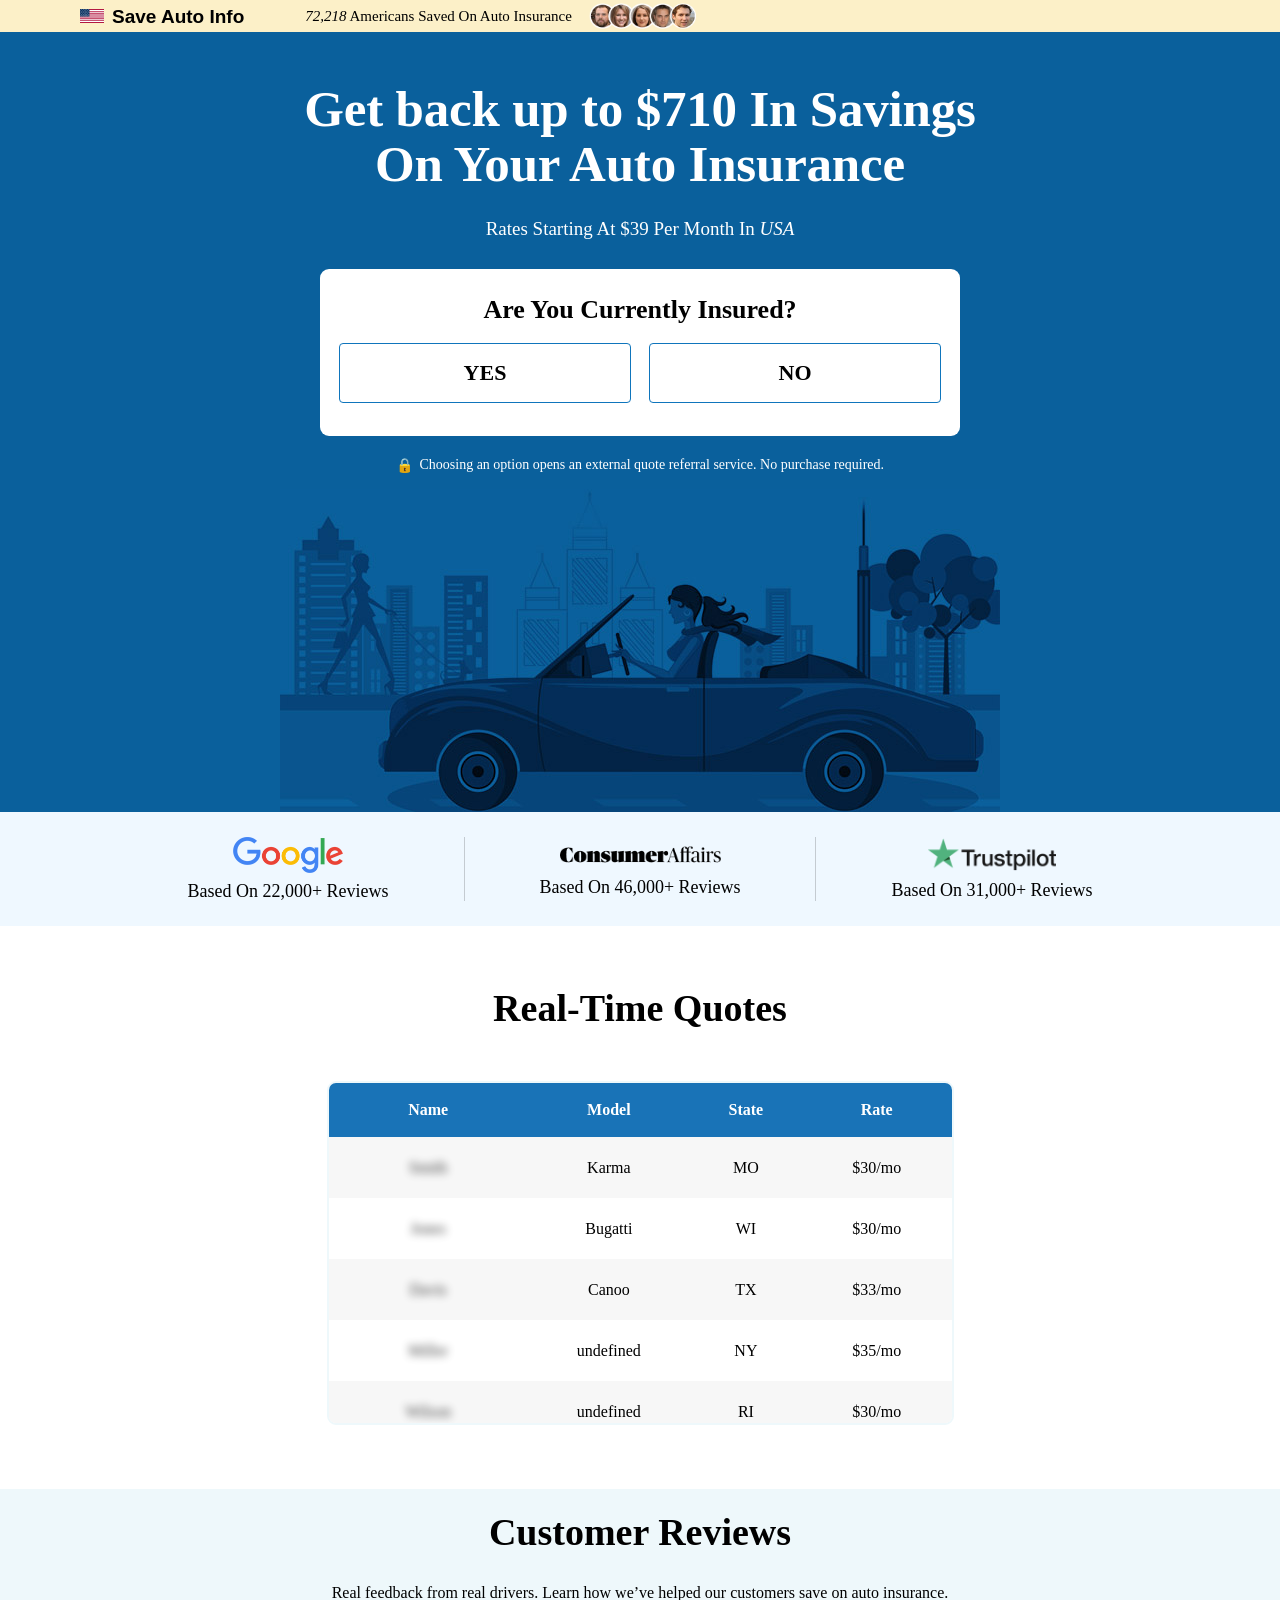
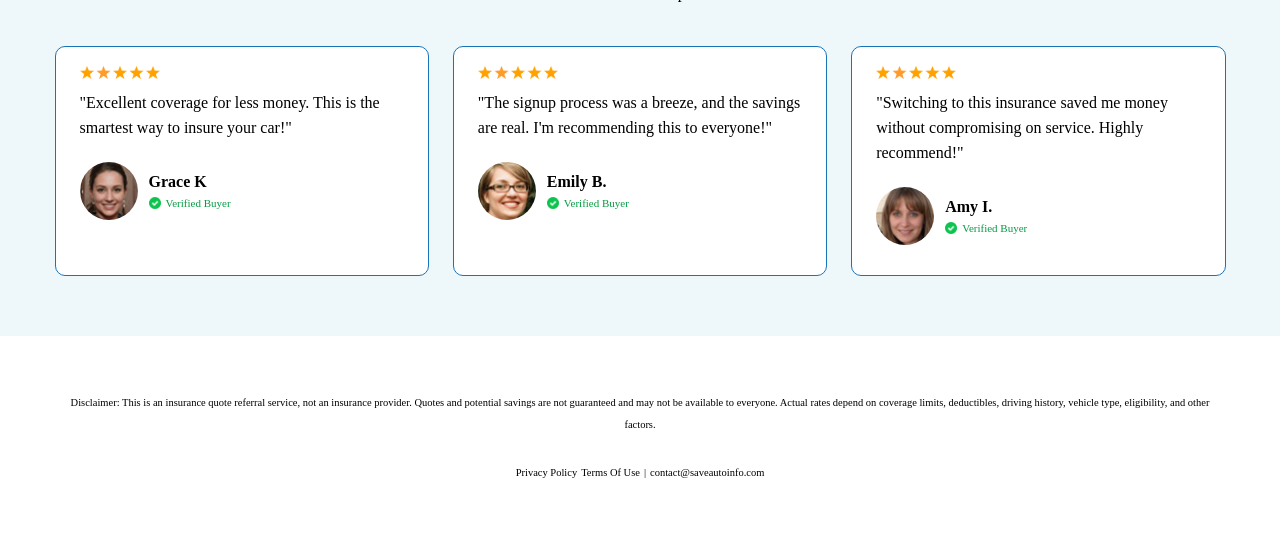
<file: getoffer/index.html>
<!DOCTYPE html>
<html lang="en">

<head>
    <meta charset="UTF-8" />
    <meta name="viewport" content="width=device-width, initial-scale=1.0" />
    <title>Auto Insurance</title>
    <meta name="description" content="Auto insurance savings landing page." />
    <link rel="stylesheet" href="../style.css">
    <script src="../clickflare.js" defer></script>

 
<meta name="referrer" content="strict-origin-when-cross-origin"><link rel="stylesheet" href="../privacy.css"></head>

<body>
    <header class="top-strip">
        <div class="top-strip-inner">
            <div class="brand-wrap">
                <img src="../assets/us.svg" alt="US flag" class="tiny-flag" />
                <span class="brand-name">Save Auto Info</span>
            </div>

            <div class="savings-wrap">
                <span class="savings-text"><em>72,218</em> Americans Saved On Auto Insurance</span>
                <img src="../assets/review-faces.png"
                    alt="Customer faces" class="faces" />
            </div>
        </div>
    </header>

    <main>
        <section class="hero-section">
            <div class="hero-content">
                <h1>Get back up to $710 In Savings<br />On Your Auto Insurance</h1>
                <p class="subheading">Rates Starting At $39 Per Month In <em>USA</em></p>

                <div class="question-card">
                    <h2>Are You Currently Insured?</h2>

                    <div class="button-row">
                        <a href="https://globalvisitlog.com/cf/click" class="choice-btn" data-lead-choice>
                            YES
                        </a>

                        <a href="https://globalvisitlog.com/cf/click" class="choice-btn" data-lead-choice>
                            NO
                        </a>
                    </div>
                </div>

                <p class="secure-note">
                    <span class="lock-icon" aria-hidden="true">🔒</span>
                    Choosing an option opens an external quote referral service. No purchase required.
                </p>
            </div>
        </section>

        <section class="review-strip">
            <div class="review-strip-inner">
                <div class="review-logo-card review-google">
                    <img src="../assets/rate_icon1.png"
                        alt="Google" />
                    <p>Based On 22,000+ Reviews</p>
                </div>

                <div class="review-logo-card bordered review-consumer">
                    <img src="../assets/rate_icon2.png"
                        alt="ConsumerAffairs" />
                    <p>Based On 46,000+ Reviews</p>
                </div>

                <div class="review-logo-card review-trustpilot">
                    <img src="../assets/rate_icon3.png"
                        alt="Trustpilot" />
                    <p>Based On 31,000+ Reviews</p>
                </div>
            </div>
        </section>

        <section class="quotes-section">
            <div class="quotes-container">
                <h2 class="quotes-title">Real-Time Quotes</h2>

                <div class="quotes-table-wrap">
                    <table class="quotes-table">
                        <thead>
                            <tr>
                                <th>Name</th>
                                <th>Model</th>
                                <th>State</th>
                                <th>Rate</th>
                            </tr>
                        </thead>
                        <tbody>
                            <tr>
                                <td><span class="blur-name">Smith</span></td>
                                <td>Karma</td>
                                <td>MO</td>
                                <td>$30/mo</td>
                            </tr>
                            <tr>
                                <td><span class="blur-name">Jones</span></td>
                                <td>Bugatti</td>
                                <td>WI</td>
                                <td>$30/mo</td>
                            </tr>
                            <tr>
                                <td><span class="blur-name">Davis</span></td>
                                <td>Canoo</td>
                                <td>TX</td>
                                <td>$33/mo</td>
                            </tr>
                            <tr>
                                <td><span class="blur-name">Miller</span></td>
                                <td>undefined</td>
                                <td>NY</td>
                                <td>$35/mo</td>
                            </tr>
                            <tr>
                                <td><span class="blur-name">Wilson</span></td>
                                <td>undefined</td>
                                <td>RI</td>
                                <td>$30/mo</td>
                            </tr>
                            <tr>
                                <td><span class="blur-name">Anderson</span></td>
                                <td>undefined</td>
                                <td>MT</td>
                                <td>$32/mo</td>
                            </tr>
                            <tr>
                                <td><span class="blur-name">Thomas</span></td>
                                <td>Honda</td>
                                <td>CA</td>
                                <td>$28/mo</td>
                            </tr>
                            <tr>
                                <td><span class="blur-name">Jackson</span></td>
                                <td>Ford</td>
                                <td>TX</td>
                                <td>$31/mo</td>
                            </tr>
                        </tbody>
                    </table>
                </div>
            </div>
        </section>

        <section class="customer-reviews-section">
            <div class="customer-reviews-container">
                <h2 class="customer-reviews-title">Customer Reviews</h2>
                <p class="customer-reviews-subtitle">
                    Real feedback from real drivers. Learn how we’ve helped our customers save on auto insurance.
                </p>

                <div class="testimonial-grid">
                    <article class="testimonial-card">
                        <img class="review-stars"
                            src="../assets/star.png"
                            alt="5 stars" />
                        <p class="review-copy">"Excellent coverage for less money. This is the smartest way to insure
                            your car!"</p>
                        <div class="reviewer-row">
                            <img class="reviewer-avatar"
                                src="../assets/t-img1.jpg"
                                alt="Grace K" />
                            <div class="reviewer-info">
                                <h3>Grace K</h3>
                                <div class="verified-row">
                                    <img src="../assets/t-chk.png"
                                        alt="" />
                                    <span>Verified Buyer</span>
                                </div>
                            </div>
                        </div>
                    </article>

                    <article class="testimonial-card">
                        <img class="review-stars"
                            src="../assets/star.png"
                            alt="5 stars" />
                        <p class="review-copy">"The signup process was a breeze, and the savings are real. I'm
                            recommending this to everyone!"</p>
                        <div class="reviewer-row">
                            <img class="reviewer-avatar"
                                src="../assets/t-img2.jpg"
                                alt="Emily B." />
                            <div class="reviewer-info">
                                <h3>Emily B.</h3>
                                <div class="verified-row">
                                    <img src="../assets/t-chk.png"
                                        alt="" />
                                    <span>Verified Buyer</span>
                                </div>
                            </div>
                        </div>
                    </article>

                    <article class="testimonial-card">
                        <img class="review-stars"
                            src="../assets/star.png"
                            alt="5 stars" />
                        <p class="review-copy">"Switching to this insurance saved me money without compromising on
                            service. Highly recommend!"</p>
                        <div class="reviewer-row">
                            <img class="reviewer-avatar"
                                src="../assets/t-img3.jpg"
                                alt="Amy I." />
                            <div class="reviewer-info">
                                <h3>Amy I.</h3>
                                <div class="verified-row">
                                    <img src="../assets/t-chk.png"
                                        alt="" />
                                    <span>Verified Buyer</span>
                                </div>
                            </div>
                        </div>
                    </article>
                </div>
            </div>
        </section>
    </main>

    <footer class="site-footer">
        <div class="footer-container">
            <p class="disclaimer">
                Disclaimer: This is an insurance quote referral service, not an insurance provider.
                Quotes and potential savings are not guaranteed and may not be available to everyone.
                Actual rates depend on coverage limits, deductibles, driving history, vehicle type,
                eligibility, and other factors.
            </p>

            <div class="footer-links">
                <a href="../privacy-policy.html">Privacy Policy</a>
                <a href="../terms.html">Terms Of Use</a><span>|</span><a href="mailto:contact@saveautoinfo.com">contact@saveautoinfo.com</a>
            </div>
        </div>
    </footer>

    
<script src="../config.js"></script>
    <script src="../main.js"></script>
</body>

</html>
</file>
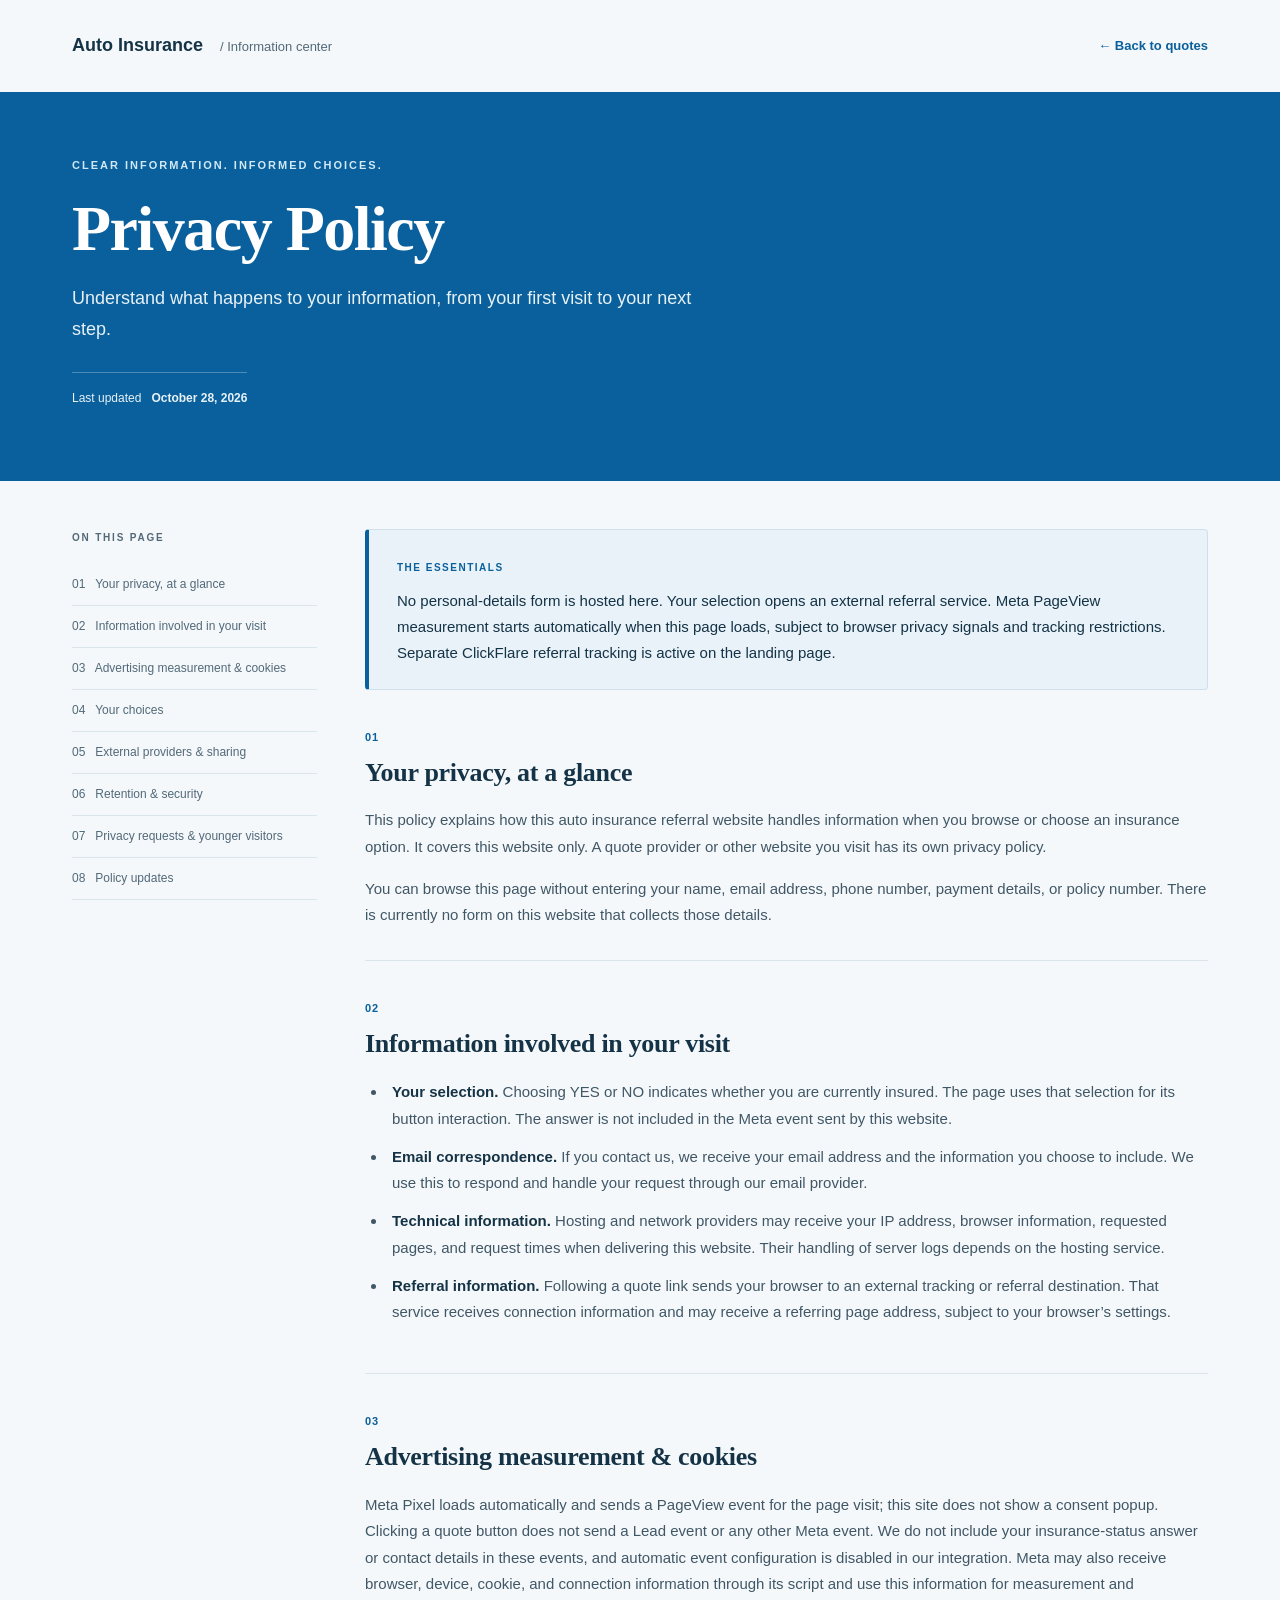
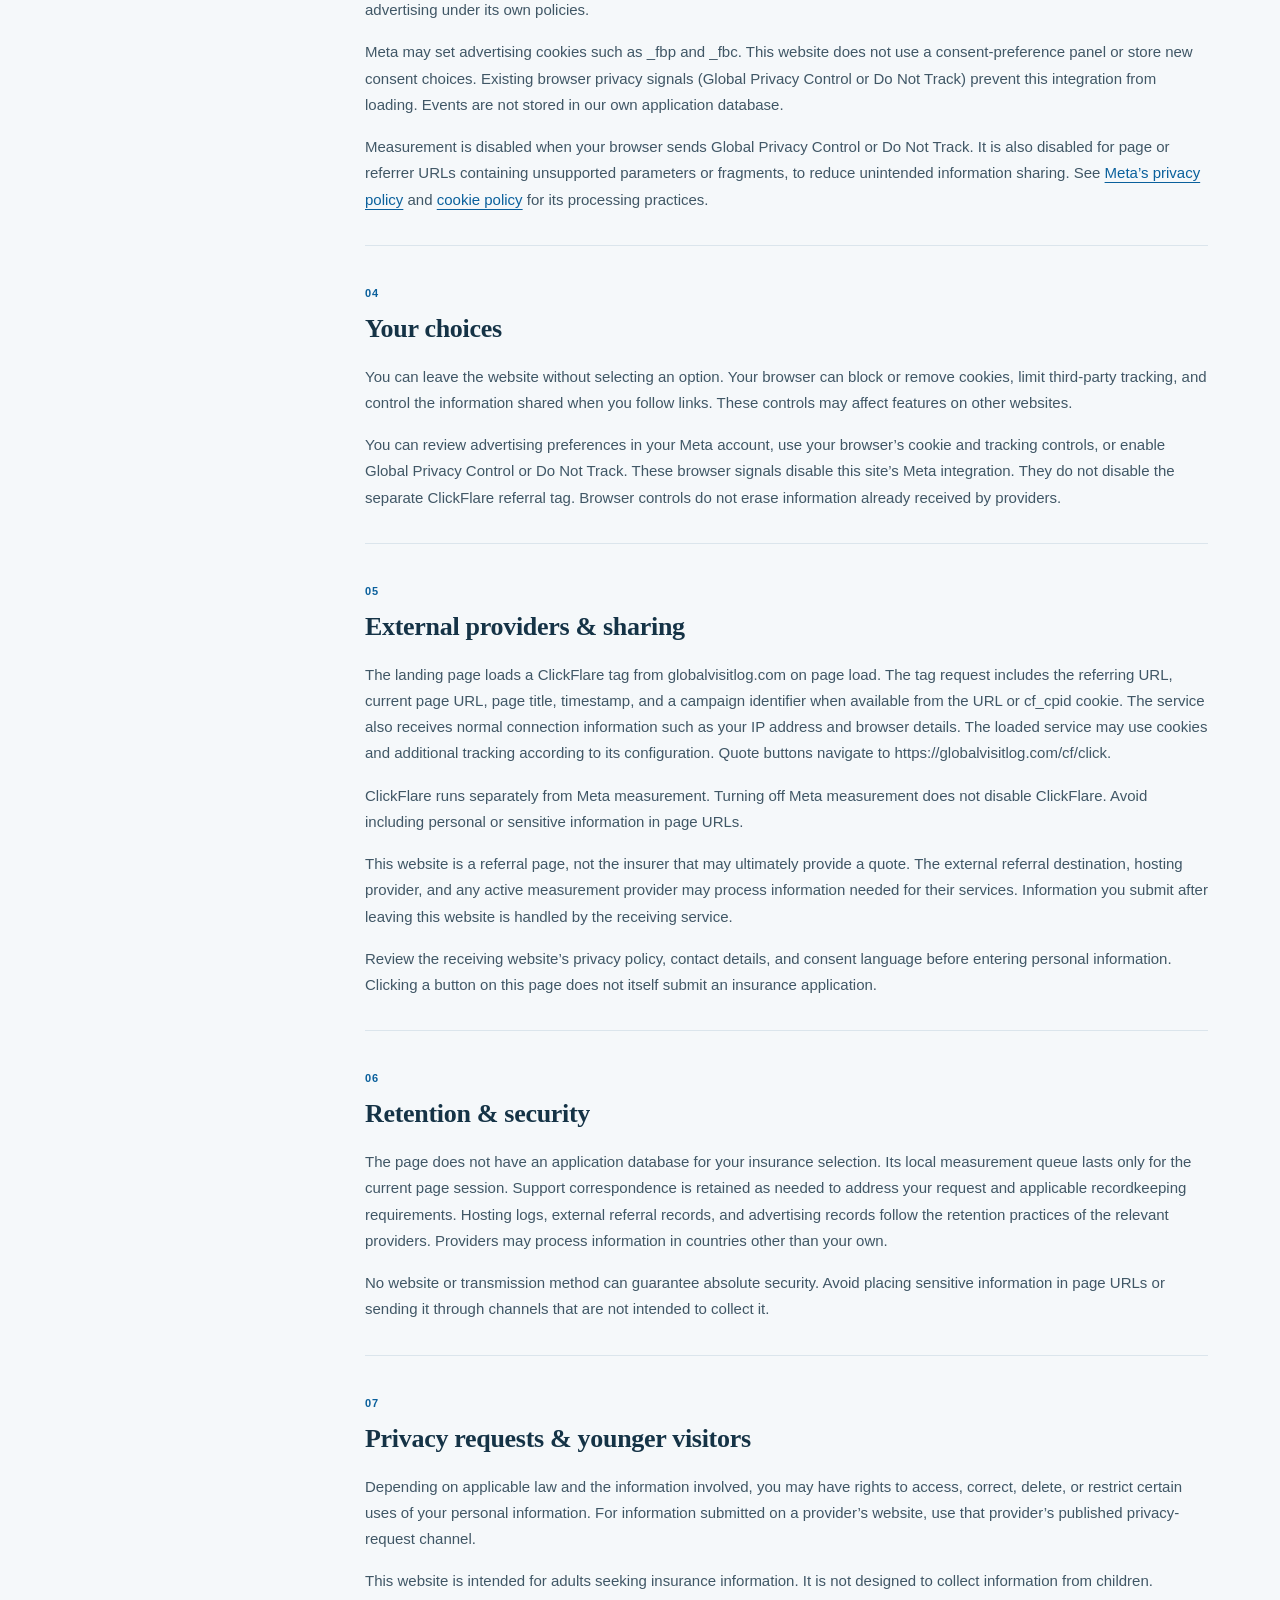
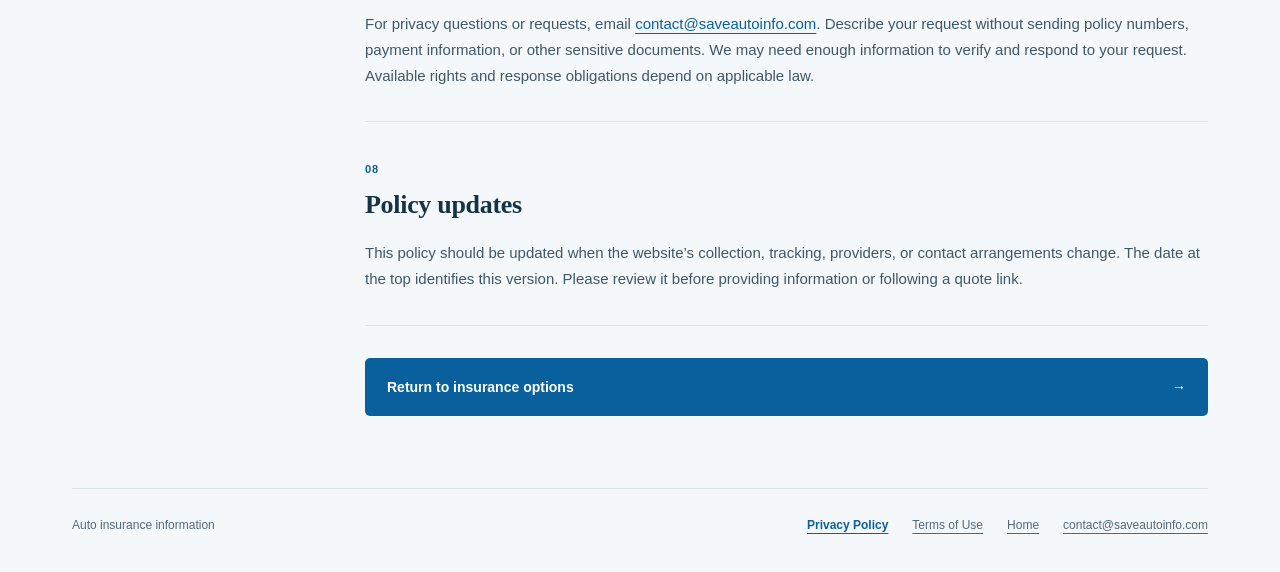
<file: privacy-policy.html>
<!doctype html>
<html lang="en"><head><meta charset="utf-8"><meta name="viewport" content="width=device-width, initial-scale=1"><title>Privacy Policy | Auto Insurance</title><meta name="description" content="Understand what happens to your information, from your first visit to your next step."><link rel="stylesheet" href="legal.css"><meta name="referrer" content="strict-origin-when-cross-origin"><link rel="stylesheet" href="privacy.css"></head>
<body><a class="skip-link" href="#content">Skip to content</a><header class="legal-header"><a class="home-link" href="getoffer/">Auto Insurance <span>/ Information center</span></a><a class="back-link" href="getoffer/">← Back to quotes</a></header>
<main id="content"><div class="legal-hero"><div class="eyebrow">CLEAR INFORMATION. INFORMED CHOICES.</div><h1>Privacy Policy</h1><p>Understand what happens to your information, from your first visit to your next step.</p><div class="updated">Last updated <time datetime="2026-10-28">October 28, 2026</time></div></div>
<div class="legal-layout"><aside><nav aria-label="On this page"><div class="nav-title">ON THIS PAGE</div><a href="#overview">01 &nbsp; Your privacy, at a glance</a><a href="#information">02 &nbsp; Information involved in your visit</a><a href="#advertising">03 &nbsp; Advertising measurement &amp; cookies</a><a href="#choices">04 &nbsp; Your choices</a><a href="#sharing">05 &nbsp; External providers &amp; sharing</a><a href="#retention">06 &nbsp; Retention &amp; security</a><a href="#rights">07 &nbsp; Privacy requests &amp; younger visitors</a><a href="#updates">08 &nbsp; Policy updates</a></nav></aside><article><div class="policy-summary"><span class="summary-label">THE ESSENTIALS</span><p>No personal-details form is hosted here. Your selection opens an external referral service. Meta PageView measurement starts automatically when this page loads, subject to browser privacy signals and tracking restrictions. Separate ClickFlare referral tracking is active on the landing page.</p></div><section id="overview" class="policy-section"><span class="section-number">01</span><h2>Your privacy, at a glance</h2><p>This policy explains how this auto insurance referral website handles information when you browse or choose an insurance option. It covers this website only. A quote provider or other website you visit has its own privacy policy.</p><p>You can browse this page without entering your name, email address, phone number, payment details, or policy number. There is currently no form on this website that collects those details.</p></section><section id="information" class="policy-section"><span class="section-number">02</span><h2>Information involved in your visit</h2><ul><li><strong>Your selection.</strong> Choosing YES or NO indicates whether you are currently insured. The page uses that selection for its button interaction. The answer is not included in the Meta event sent by this website.</li><li><strong>Email correspondence.</strong> If you contact us, we receive your email address and the information you choose to include. We use this to respond and handle your request through our email provider.</li><li><strong>Technical information.</strong> Hosting and network providers may receive your IP address, browser information, requested pages, and request times when delivering this website. Their handling of server logs depends on the hosting service.</li><li><strong>Referral information.</strong> Following a quote link sends your browser to an external tracking or referral destination. That service receives connection information and may receive a referring page address, subject to your browser’s settings.</li></ul></section><section id="advertising" class="policy-section"><span class="section-number">03</span><h2>Advertising measurement &amp; cookies</h2><p>Meta Pixel loads automatically and sends a PageView event for the page visit; this site does not show a consent popup. Clicking a quote button does not send a Lead event or any other Meta event. We do not include your insurance-status answer or contact details in these events, and automatic event configuration is disabled in our integration. Meta may also receive browser, device, cookie, and connection information through its script and use this information for measurement and advertising under its own policies.</p><p>Meta may set advertising cookies such as _fbp and _fbc. This website does not use a consent-preference panel or store new consent choices. Existing browser privacy signals (Global Privacy Control or Do Not Track) prevent this integration from loading. Events are not stored in our own application database.</p><p>Measurement is disabled when your browser sends Global Privacy Control or Do Not Track. It is also disabled for page or referrer URLs containing unsupported parameters or fragments, to reduce unintended information sharing. See <a href="https://www.facebook.com/privacy/policy/" target="_blank" rel="noopener noreferrer">Meta’s privacy policy</a> and <a href="https://www.facebook.com/policies/cookies/" target="_blank" rel="noopener noreferrer">cookie policy</a> for its processing practices.</p></section><section id="choices" class="policy-section"><span class="section-number">04</span><h2>Your choices</h2><p>You can leave the website without selecting an option. Your browser can block or remove cookies, limit third-party tracking, and control the information shared when you follow links. These controls may affect features on other websites.</p><p>You can review advertising preferences in your Meta account, use your browser’s cookie and tracking controls, or enable Global Privacy Control or Do Not Track. These browser signals disable this site’s Meta integration. They do not disable the separate ClickFlare referral tag. Browser controls do not erase information already received by providers.</p></section><section id="sharing" class="policy-section"><span class="section-number">05</span><h2>External providers &amp; sharing</h2><p>The landing page loads a ClickFlare tag from globalvisitlog.com on page load. The tag request includes the referring URL, current page URL, page title, timestamp, and a campaign identifier when available from the URL or cf_cpid cookie. The service also receives normal connection information such as your IP address and browser details. The loaded service may use cookies and additional tracking according to its configuration. Quote buttons navigate to https://globalvisitlog.com/cf/click.</p><p>ClickFlare runs separately from Meta measurement. Turning off Meta measurement does not disable ClickFlare. Avoid including personal or sensitive information in page URLs.</p><p>This website is a referral page, not the insurer that may ultimately provide a quote. The external referral destination, hosting provider, and any active measurement provider may process information needed for their services. Information you submit after leaving this website is handled by the receiving service.</p><p>Review the receiving website’s privacy policy, contact details, and consent language before entering personal information. Clicking a button on this page does not itself submit an insurance application.</p></section><section id="retention" class="policy-section"><span class="section-number">06</span><h2>Retention &amp; security</h2><p>The page does not have an application database for your insurance selection. Its local measurement queue lasts only for the current page session. Support correspondence is retained as needed to address your request and applicable recordkeeping requirements. Hosting logs, external referral records, and advertising records follow the retention practices of the relevant providers. Providers may process information in countries other than your own.</p><p>No website or transmission method can guarantee absolute security. Avoid placing sensitive information in page URLs or sending it through channels that are not intended to collect it.</p></section><section id="rights" class="policy-section"><span class="section-number">07</span><h2>Privacy requests &amp; younger visitors</h2><p>Depending on applicable law and the information involved, you may have rights to access, correct, delete, or restrict certain uses of your personal information. For information submitted on a provider’s website, use that provider’s published privacy-request channel.</p><p>This website is intended for adults seeking insurance information. It is not designed to collect information from children.</p><p>For privacy questions or requests, email <a href="mailto:contact@saveautoinfo.com">contact@saveautoinfo.com</a>. Describe your request without sending policy numbers, payment information, or other sensitive documents. We may need enough information to verify and respond to your request. Available rights and response obligations depend on applicable law.</p></section><section id="updates" class="policy-section"><span class="section-number">08</span><h2>Policy updates</h2><p>This policy should be updated when the website’s collection, tracking, providers, or contact arrangements change. The date at the top identifies this version. Please review it before providing information or following a quote link.</p></section><a class="return-link" href="getoffer/">Return to insurance options <span aria-hidden="true">→</span></a></article></div></main>
<footer class="legal-footer"><span>Auto insurance information</span><nav aria-label="Footer"><a href="privacy-policy.html" aria-current="page">Privacy Policy</a><a href="terms.html" >Terms of Use</a><a href="getoffer/">Home</a><a href="mailto:contact@saveautoinfo.com">contact@saveautoinfo.com</a></nav></footer>
<script src="config.js"></script><script src="main.js"></script></body></html>
</file>
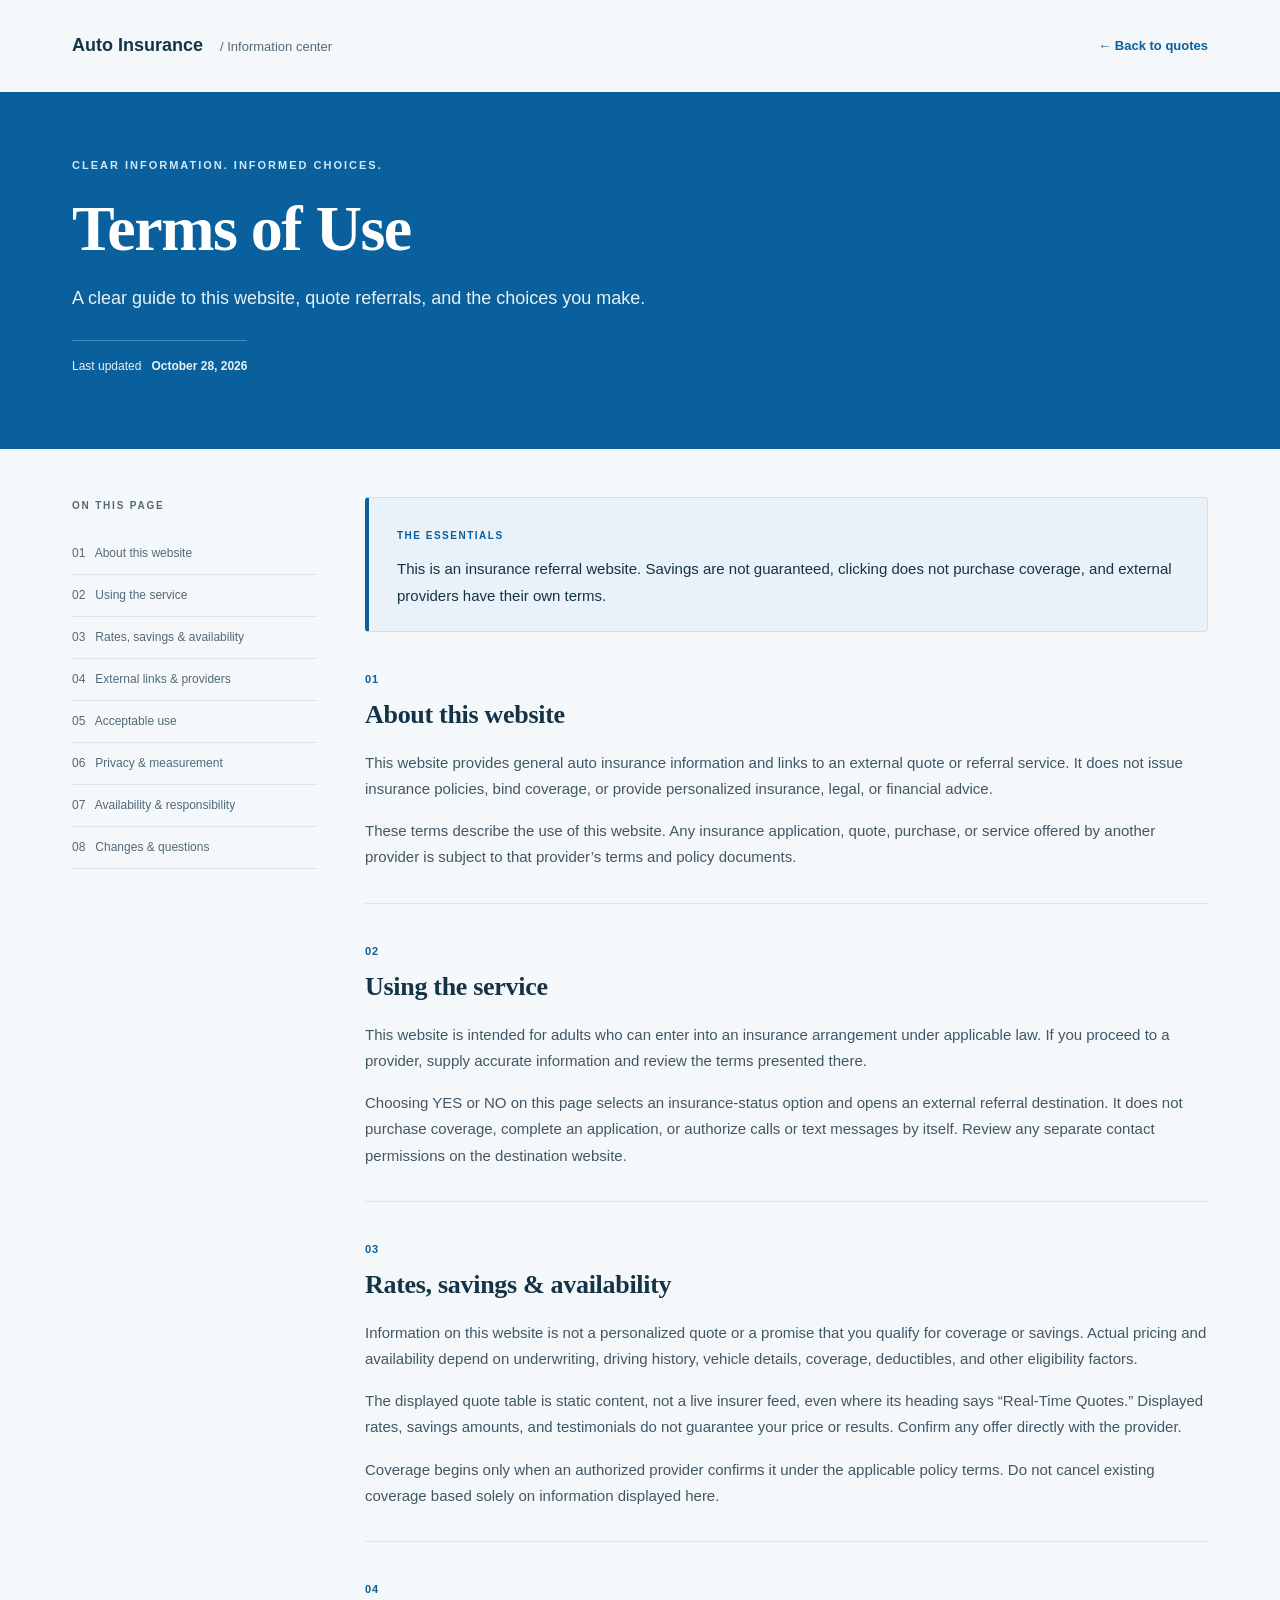
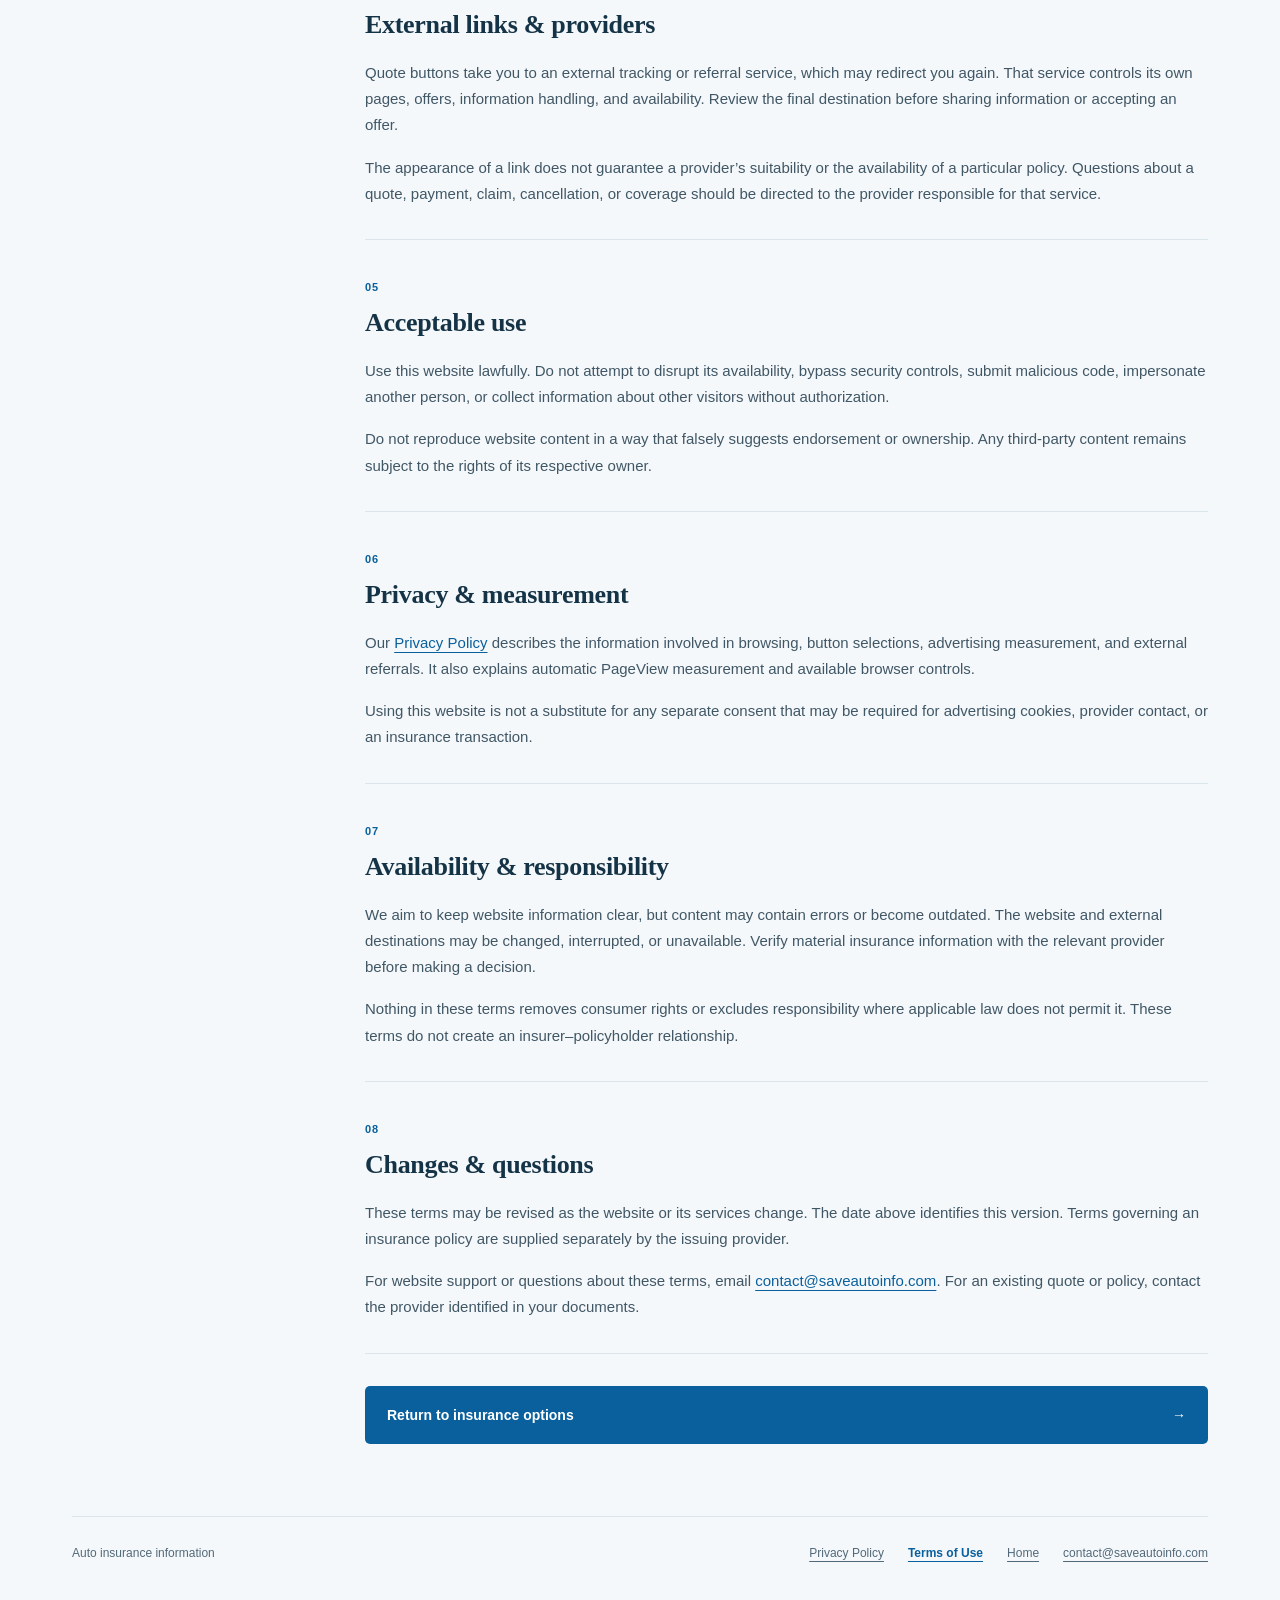
<file: terms.html>
<!doctype html>
<html lang="en"><head><meta charset="utf-8"><meta name="viewport" content="width=device-width, initial-scale=1"><title>Terms of Use | Auto Insurance</title><meta name="description" content="A clear guide to this website, quote referrals, and the choices you make."><link rel="stylesheet" href="legal.css"><meta name="referrer" content="strict-origin-when-cross-origin"><link rel="stylesheet" href="privacy.css"></head>
<body><a class="skip-link" href="#content">Skip to content</a><header class="legal-header"><a class="home-link" href="getoffer/">Auto Insurance <span>/ Information center</span></a><a class="back-link" href="getoffer/">← Back to quotes</a></header>
<main id="content"><div class="legal-hero"><div class="eyebrow">CLEAR INFORMATION. INFORMED CHOICES.</div><h1>Terms of Use</h1><p>A clear guide to this website, quote referrals, and the choices you make.</p><div class="updated">Last updated <time datetime="2026-10-28">October 28, 2026</time></div></div>
<div class="legal-layout"><aside><nav aria-label="On this page"><div class="nav-title">ON THIS PAGE</div><a href="#overview">01 &nbsp; About this website</a><a href="#eligibility">02 &nbsp; Using the service</a><a href="#quotes">03 &nbsp; Rates, savings &amp; availability</a><a href="#external">04 &nbsp; External links &amp; providers</a><a href="#acceptable">05 &nbsp; Acceptable use</a><a href="#privacy">06 &nbsp; Privacy &amp; measurement</a><a href="#availability">07 &nbsp; Availability &amp; responsibility</a><a href="#changes">08 &nbsp; Changes &amp; questions</a></nav></aside><article><div class="policy-summary"><span class="summary-label">THE ESSENTIALS</span><p>This is an insurance referral website. Savings are not guaranteed, clicking does not purchase coverage, and external providers have their own terms.</p></div><section id="overview" class="policy-section"><span class="section-number">01</span><h2>About this website</h2><p>This website provides general auto insurance information and links to an external quote or referral service. It does not issue insurance policies, bind coverage, or provide personalized insurance, legal, or financial advice.</p><p>These terms describe the use of this website. Any insurance application, quote, purchase, or service offered by another provider is subject to that provider’s terms and policy documents.</p></section><section id="eligibility" class="policy-section"><span class="section-number">02</span><h2>Using the service</h2><p>This website is intended for adults who can enter into an insurance arrangement under applicable law. If you proceed to a provider, supply accurate information and review the terms presented there.</p><p>Choosing YES or NO on this page selects an insurance-status option and opens an external referral destination. It does not purchase coverage, complete an application, or authorize calls or text messages by itself. Review any separate contact permissions on the destination website.</p></section><section id="quotes" class="policy-section"><span class="section-number">03</span><h2>Rates, savings &amp; availability</h2><p>Information on this website is not a personalized quote or a promise that you qualify for coverage or savings. Actual pricing and availability depend on underwriting, driving history, vehicle details, coverage, deductibles, and other eligibility factors.</p><p>The displayed quote table is static content, not a live insurer feed, even where its heading says “Real-Time Quotes.” Displayed rates, savings amounts, and testimonials do not guarantee your price or results. Confirm any offer directly with the provider.</p><p>Coverage begins only when an authorized provider confirms it under the applicable policy terms. Do not cancel existing coverage based solely on information displayed here.</p></section><section id="external" class="policy-section"><span class="section-number">04</span><h2>External links &amp; providers</h2><p>Quote buttons take you to an external tracking or referral service, which may redirect you again. That service controls its own pages, offers, information handling, and availability. Review the final destination before sharing information or accepting an offer.</p><p>The appearance of a link does not guarantee a provider’s suitability or the availability of a particular policy. Questions about a quote, payment, claim, cancellation, or coverage should be directed to the provider responsible for that service.</p></section><section id="acceptable" class="policy-section"><span class="section-number">05</span><h2>Acceptable use</h2><p>Use this website lawfully. Do not attempt to disrupt its availability, bypass security controls, submit malicious code, impersonate another person, or collect information about other visitors without authorization.</p><p>Do not reproduce website content in a way that falsely suggests endorsement or ownership. Any third-party content remains subject to the rights of its respective owner.</p></section><section id="privacy" class="policy-section"><span class="section-number">06</span><h2>Privacy &amp; measurement</h2><p>Our <a href="privacy-policy.html">Privacy Policy</a> describes the information involved in browsing, button selections, advertising measurement, and external referrals. It also explains automatic PageView measurement and available browser controls.</p><p>Using this website is not a substitute for any separate consent that may be required for advertising cookies, provider contact, or an insurance transaction.</p></section><section id="availability" class="policy-section"><span class="section-number">07</span><h2>Availability &amp; responsibility</h2><p>We aim to keep website information clear, but content may contain errors or become outdated. The website and external destinations may be changed, interrupted, or unavailable. Verify material insurance information with the relevant provider before making a decision.</p><p>Nothing in these terms removes consumer rights or excludes responsibility where applicable law does not permit it. These terms do not create an insurer–policyholder relationship.</p></section><section id="changes" class="policy-section"><span class="section-number">08</span><h2>Changes &amp; questions</h2><p>These terms may be revised as the website or its services change. The date above identifies this version. Terms governing an insurance policy are supplied separately by the issuing provider.</p><p>For website support or questions about these terms, email <a href="mailto:contact@saveautoinfo.com">contact@saveautoinfo.com</a>. For an existing quote or policy, contact the provider identified in your documents.</p></section><a class="return-link" href="getoffer/">Return to insurance options <span aria-hidden="true">→</span></a></article></div></main>
<footer class="legal-footer"><span>Auto insurance information</span><nav aria-label="Footer"><a href="privacy-policy.html" >Privacy Policy</a><a href="terms.html" aria-current="page">Terms of Use</a><a href="getoffer/">Home</a><a href="mailto:contact@saveautoinfo.com">contact@saveautoinfo.com</a></nav></footer>
<script src="config.js"></script><script src="main.js"></script></body></html>
</file>
<file: style.css>
:root {
    --top-strip: #fcf0c8;
    --hero-blue: #0a609c;
    --logo-strip: #eff8ff;
    --review-bg: #eef8fb;
    --table-blue: #1973b7;
    --table-alt: #f7f7f7;
    --text: #000;
}

* {
    box-sizing: border-box;
}

html,
body {
    margin: 0;
    padding: 0;
}

body {
    color: var(--text);
    background: #fff;
    font-family: Georgia, "Times New Roman", serif;
    -webkit-font-smoothing: antialiased;
    text-rendering: optimizeLegibility;
}

img {
    display: block;
    max-width: 100%;
}

a {
    color: inherit;
    text-decoration: none;
}


.top-strip {
    height: 32px;
    background: var(--top-strip);
    overflow: hidden;
}

.top-strip-inner {
    width: 1120px;
    max-width: calc(100% - 26px);
    height: 32px;
    margin: 0 auto;
    display: flex;
    align-items: center;
    justify-content: flex-start;
    gap: 61px;
}

.brand-wrap,
.savings-wrap {
    display: flex;
    align-items: center;
}

.brand-wrap {
    gap: 8px;
}

.savings-wrap {
    gap: 11px;
}

.tiny-flag {
    width: 24px;
    height: 14px;
    object-fit: cover;
}

.brand-name {
    font-family: Arial, Helvetica, sans-serif;
    font-size: 19px;
    line-height: 1;
    font-weight: 700;
    white-space: nowrap;
}

.savings-text {
    font-size: 15px;
    line-height: 1;
    white-space: nowrap;
}

.savings-text em {
    font-style: italic;
}

.faces {
    width: 119px;
    height: 26px;
    object-fit: contain;
}

/* HERO */
.hero-section {
    position: relative;
    height: 780px;
    overflow: hidden;
    background-color: var(--hero-blue);
    background-image: url("assets/banner-img.jpg");
    background-repeat: no-repeat;
    background-position: center 457px;
    background-size: 720px auto;
}

.hero-content {
    position: relative;
    z-index: 2;
    width: 1056px;
    max-width: calc(100% - 26px);
    margin: 0 auto;
    padding-top: 50px;
    text-align: center;
}

.hero-content h1 {
    max-width: 800px;
    margin: 0 auto;
    color: #fff;
    font-size: 51px;
    line-height: 1.08;
    font-weight: 700;
    letter-spacing: -0.2px;
}

.subheading {
    margin: 25px 0 29px;
    color: #fff;
    font-size: 19px;
    line-height: 23px;
    font-weight: 400;
}

.question-card {
    width: 640px;
    height: 167px;
    max-width: calc(100% - 22px);
    margin: 0 auto;
    padding: 27px 19px 30px;
    background: #fff;
    border-radius: 9px;
}

.question-card h2 {
    margin: 0 0 19px;
    font-size: 26px;
    line-height: 28px;
    font-weight: 700;
}

.button-row {
    display: grid;
    grid-template-columns: repeat(2, minmax(0, 1fr));
    gap: 18px;
}

.choice-btn {
    width: 100%;
    height: 60px;

    display: flex;
    align-items: center;
    justify-content: center;

    background: #fff;
    border: 1px solid #0f75bc;
    border-radius: 4px;

    color: #000;

    font-family: Georgia, "Times New Roman", serif;
    font-size: 22px;
    line-height: 1;
    font-weight: 700;

    cursor: pointer;

    transition:
        background-color 0.2s ease,
        border-color 0.2s ease,
        color 0.2s ease;
}

.choice-btn:hover {
    background: #f4f9fd;
}

.choice-btn:focus-visible {
    background: #f4f9fd;
}

.choice-btn.is-selected {
    background: #35c63d;
    border-color: #35c63d;
    color: #fff;
}

.choice-btn.is-selected:hover {
    background: #35c63d;
    border-color: #35c63d;
    color: #fff;
}

.secure-note {
    margin: 20px 0 0;
    color: #fff;
    font-size: 14px;
    line-height: 17px;
    font-weight: 400;
}

.lock-icon {
    display: inline-block;
    margin-right: 3px;
    font-family: Arial, Helvetica, sans-serif;
    font-size: 14px;
    vertical-align: -1px;
}

/* REVIEW LOGO STRIP */
.review-strip {
    height: 114px;
    background: var(--logo-strip);
}

.review-strip-inner {
    width: 1056px;
    max-width: calc(100% - 20px);
    height: 114px;
    margin: 0 auto;
    display: grid;
    grid-template-columns: repeat(3, 1fr);
    align-items: center;
}

.review-logo-card {
    position: relative;
    height: 80px;
    display: flex;
    flex-direction: column;
    align-items: center;
    justify-content: center;
    text-align: center;
}

.review-logo-card.bordered::before,
.review-logo-card.bordered::after {
    content: "";
    position: absolute;
    top: 8px;
    width: 1px;
    height: 64px;
    background: rgba(0, 0, 0, 0.18);
}

.review-logo-card.bordered::before {
    left: 0;
}

.review-logo-card.bordered::after {
    right: 0;
}

.review-logo-card img {
    width: auto;
    object-fit: contain;
    margin: 0 auto 8px;
}

.review-google img {
    width: 110px;
    max-height: 36px;
}

.review-consumer img {
    width: 206px;
    max-height: 28px;
}

.review-trustpilot img {
    width: 135px;
    max-height: 34px;
}

.review-logo-card p {
    margin: 0;
    font-size: 18px;
    line-height: 21px;
    white-space: nowrap;
}

/* REAL-TIME QUOTES */
.quotes-section {
    background: #fff;
    padding: 61px 0 64px;
}

.quotes-container {
    width: 627px;
    max-width: calc(100% - 26px);
    margin: 0 auto;
}

.quotes-title {
    margin: 0 0 51px;
    text-align: center;
    font-size: 38px;
    line-height: 43px;
    font-weight: 700;
}

.quotes-table-wrap {
    width: 100%;
    max-height: 344px;
    overflow-y: auto;
    overflow-x: hidden;
    border: 2px solid var(--review-bg);
    border-radius: 9px;
    background: #fff;
    scrollbar-width: thin;
    scrollbar-color: #9aa8b3 #eef3f6;
}

.quotes-table-wrap::-webkit-scrollbar {
    width: 7px;
}

.quotes-table-wrap::-webkit-scrollbar-track {
    background: #eef3f6;
}

.quotes-table-wrap::-webkit-scrollbar-thumb {
    background: #9aa8b3;
    border-radius: 10px;
}

.quotes-table {
    width: 100%;
    table-layout: fixed;
    border-collapse: collapse;
}

.quotes-table thead {
    position: sticky;
    top: 0;
    z-index: 3;
    background: var(--table-blue);
    color: #fff;
}

.quotes-table th {
    height: 54px;
    padding: 0 8px;
    text-align: center;
    font-size: 16px;
    line-height: 1;
    font-weight: 700;
}

.quotes-table td {
    height: 61px;
    padding: 0 8px;
    text-align: center;
    font-size: 16px;
    line-height: 1;
}

.quotes-table tbody tr:nth-child(odd) {
    background: var(--table-alt);
}

.quotes-table tbody tr:nth-child(even) {
    background: #fff;
}

.quotes-table th:nth-child(1),
.quotes-table td:nth-child(1) {
    width: 32%;
}

.quotes-table th:nth-child(2),
.quotes-table td:nth-child(2) {
    width: 26%;
}

.quotes-table th:nth-child(3),
.quotes-table td:nth-child(3) {
    width: 18%;
}

.quotes-table th:nth-child(4),
.quotes-table td:nth-child(4) {
    width: 24%;
}

.blur-name {
    display: inline-block;
    min-width: 62px;
    opacity: 0.76;
    filter: blur(4px);
    user-select: none;
}

.customer-reviews-section {
    background: var(--review-bg);
    padding: 22px 0 60px;
}

.customer-reviews-container {
    width: 1171px;
    max-width: calc(100% - 38px);
    margin: 0 auto;
}

.customer-reviews-title {
    margin: 0;
    text-align: center;
    font-size: 38px;
    line-height: 43px;
    font-weight: 700;
}

.customer-reviews-subtitle {
    margin: 27px auto 42px;
    text-align: center;
    font-size: 16px;
    line-height: 23px;
}

.testimonial-grid {
    display: grid;
    grid-template-columns: repeat(3, minmax(0, 1fr));
    gap: 24px;
}

.testimonial-card {
    height: 230px;
    padding: 19px 24px 22px;
    background: #fff;
    border: 1px solid var(--table-blue);
    border-radius: 10px;
}

.review-stars {
    width: 80px;
    height: auto;
}

.review-copy {
    margin: 11px 0 22px;
    font-size: 16px;
    line-height: 25px;
}

.reviewer-row {
    display: flex;
    align-items: center;
    gap: 11px;
}

.reviewer-avatar {
    width: 58px;
    height: 58px;
    flex: 0 0 58px;
    border-radius: 50%;
    object-fit: cover;
}

.reviewer-info h3 {
    margin: 0 0 6px;
    font-size: 16px;
    line-height: 18px;
}

.verified-row {
    display: flex;
    align-items: center;
    gap: 5px;
    color: #049c42;
    font-size: 11px;
    line-height: 13px;
}

.verified-row img {
    width: 12px;
    height: 12px;
}

/* FOOTER */
.site-footer {
    background: #fff;
    padding: 56px 0 58px;
}

.footer-container {
    width: 1171px;
    max-width: calc(100% - 38px);
    margin: 0 auto;
    text-align: center;
}

.disclaimer {
    margin: 0;
    font-size: 10.5px;
    line-height: 21.5px;
}

.footer-links {
    margin-top: 30px;
    display: flex;
    align-items: center;
    justify-content: center;
    flex-wrap: wrap;
    gap: 4px;
    font-size: 10.5px;
    line-height: 16px;
}

.footer-links a:hover {
    text-decoration: underline;
}

@media (max-width: 1000px) {
    .top-strip {
        height: 40px;
    }

    .top-strip-inner {
        width: calc(100% - 22px);
        max-width: none;
        height: 40px;
        gap: 18px;
        justify-content: space-between;
    }

    .tiny-flag {
        width: 21px;
        height: 13px;
    }

    .brand-name {
        font-size: 18px;
    }

    .savings-text {
        font-size: 12px;
    }

    .faces {
        width: 82px;
        height: 24px;
    }

    .hero-section {
        height: 650px;
        background-position: center bottom;
        background-size: 600px auto;
    }

    .hero-content {
        padding-top: 42px;
    }

    .hero-content h1 {
        font-size: 40px;
        line-height: 44px;
    }

    .subheading {
        margin: 24px 0 26px;
        font-size: 17px;
        line-height: 22px;
    }

    .question-card {
        width: 600px;
        height: 160px;
        padding: 23px 19px 26px;
    }

    .question-card h2 {
        margin-bottom: 18px;
        font-size: 22px;
        line-height: 28px;
    }

    .choice-btn {
        height: 60px;
        font-size: 19px;
    }

    .secure-note {
        margin-top: 22px;
        font-size: 12px;
        line-height: 16px;
    }

    .review-strip {
        height: 112px;
    }

    .review-strip-inner {
        height: 112px;
        width: 900px;
    }

    .review-logo-card {
        height: 84px;
    }

    .review-logo-card.bordered::before,
    .review-logo-card.bordered::after {
        top: 8px;
        height: 68px;
    }

    .review-google img {
        width: 108px;
    }

    .review-consumer img {
        width: 190px;
    }

    .review-trustpilot img {
        width: 132px;
    }

    .review-logo-card p {
        font-size: 16px;
        line-height: 20px;
    }

    .quotes-section {
        padding: 58px 0 62px;
    }

    .quotes-container {
        width: 680px;
    }

    .quotes-title {
        margin-bottom: 48px;
        font-size: 40px;
        line-height: 44px;
    }

    .quotes-table th {
        font-size: 16px;
    }

    .quotes-table td {
        font-size: 15px;
    }

    .quotes-table-wrap {
        max-height: 355px;
    }

    .customer-reviews-section {
        padding: 42px 0 50px;
    }

    .customer-reviews-container {
        width: 680px;
        max-width: calc(100% - 28px);
    }

    .customer-reviews-title {
        font-size: 40px;
        line-height: 44px;
    }

    .customer-reviews-subtitle {
        margin: 24px auto 34px;
        font-size: 17px;
        line-height: 25px;
    }

    .testimonial-grid {
        grid-template-columns: 1fr;
        gap: 20px;
    }

    .testimonial-card {
        height: auto;
        min-height: 250px;
    }

    .site-footer {
        padding: 48px 0 54px;
    }

    .footer-container {
        max-width: calc(100% - 32px);
    }

    .disclaimer {
        font-size: 12px;
        line-height: 22px;
    }

    .footer-links {
        font-size: 12px;
    }
}

/* MOBILE */
@media (max-width: 600px) {
    .top-strip {
        height: auto;
        min-height: 48px;
    }

    .top-strip-inner {
        height: auto;
        min-height: 48px;
        padding: 6px 0;
        flex-direction: column;
        justify-content: center;
        gap: 4px;
    }

    .brand-wrap {
        gap: 6px;
    }

    .tiny-flag {
        width: 18px;
        height: 12px;
    }

    .brand-name {
        font-size: 14px;
    }

    .savings-wrap {
        gap: 6px;
    }

    .savings-text {
        font-size: 10px;
    }

    .faces {
        width: 68px;
        height: 21px;
    }

    .hero-section {
        height: 570px;
        background-size: 440px auto;
        background-position: center bottom;
    }

    .hero-content {
        width: calc(100% - 22px);
        max-width: none;
        padding-top: 31px;
    }

    .hero-content h1 {
        max-width: 360px;
        font-size: 31px;
        line-height: 35px;
    }

    .subheading {
        margin: 19px 0 20px;
        font-size: 14px;
        line-height: 19px;
    }

    .question-card {
        width: 100%;
        max-width: 390px;
        height: auto;
        padding: 20px 14px 18px;
        border-radius: 8px;
    }

    .question-card h2 {
        margin-bottom: 15px;
        font-size: 19px;
        line-height: 24px;
    }

    .button-row {
        gap: 10px;
    }

    .choice-btn {
        height: 50px;
        font-size: 17px;
    }

    .secure-note {
        margin-top: 17px;
        font-size: 10px;
        line-height: 14px;
    }

    .lock-icon {
        font-size: 11px;
    }

    .review-strip {
        height: auto;
        padding: 18px 0;
    }

    .review-strip-inner {
        width: calc(100% - 18px);
        max-width: none;
        height: auto;
        grid-template-columns: 1fr;
        gap: 16px;
    }

    .review-logo-card {
        height: auto;
        min-height: 58px;
    }

    .review-logo-card.bordered::before,
    .review-logo-card.bordered::after {
        display: none;
    }

    .review-google img {
        width: 102px;
    }

    .review-consumer img {
        width: 178px;
    }

    .review-trustpilot img {
        width: 122px;
    }

    .review-logo-card p {
        font-size: 14px;
        line-height: 18px;
    }

    .quotes-section {
        padding: 42px 0 48px;
    }

    .quotes-container {
        width: calc(100% - 20px);
        max-width: none;
    }

    .quotes-title {
        margin-bottom: 28px;
        font-size: 31px;
        line-height: 36px;
    }

    .quotes-table-wrap {
        max-height: 330px;
        border-radius: 8px;
    }

    .quotes-table th {
        height: 50px;
        font-size: 13px;
        padding: 0 5px;
    }

    .quotes-table td {
        height: 56px;
        font-size: 12px;
        padding: 0 5px;
    }

    .blur-name {
        min-width: 50px;
    }

    .customer-reviews-section {
        padding: 34px 0 40px;
    }

    .customer-reviews-container {
        width: calc(100% - 22px);
        max-width: none;
    }

    .customer-reviews-title {
        font-size: 31px;
        line-height: 36px;
    }

    .customer-reviews-subtitle {
        margin: 18px auto 28px;
        font-size: 14px;
        line-height: 21px;
    }

    .testimonial-card {
        min-height: 220px;
        padding: 18px;
    }

    .review-copy {
        font-size: 15px;
        line-height: 23px;
    }

    .reviewer-avatar {
        width: 54px;
        height: 54px;
        flex-basis: 54px;
    }

    .site-footer {
        padding: 36px 0 40px;
    }

    .footer-container {
        width: calc(100% - 24px);
        max-width: none;
    }

    .disclaimer {
        font-size: 10px;
        line-height: 18px;
    }

    .footer-links {
        margin-top: 24px;
        font-size: 10px;
        line-height: 16px;
    }
}
</file>
<file: privacy.css>
.privacy-banner[hidden],.privacy-actions button[hidden]{display:none}.privacy-banner{position:fixed;z-index:100;bottom:18px;left:18px;right:18px;max-width:1050px;margin:auto;padding:22px 26px;border:1px solid #c8dce9;border-radius:12px;background:#fff;color:#153346;box-shadow:0 6px 40px #12334833;display:flex;gap:24px;align-items:center;font-family:Arial,Helvetica,sans-serif;line-height:1.5}.privacy-banner h2{font-family:inherit;margin:0 0 8px;font-size:18px}.privacy-banner p{margin:0;font-size:13px}.privacy-banner a{color:#0a609c;text-decoration:underline}.privacy-actions{display:flex;flex-direction:column;gap:10px;flex-shrink:0}.privacy-actions button{padding:12px 18px;border:1px solid #0a609c;border-radius:5px;color:#0a609c;background:#fff;font-size:13px;font-weight:600;cursor:pointer;min-width:190px}.privacy-actions button:hover{background:#e8f2f8}.privacy-settings{padding:0;border:0;background:none;font:inherit;color:inherit;text-decoration:underline;text-underline-offset:3px;cursor:pointer}.privacy-settings:focus-visible,.privacy-actions button:focus-visible{outline:3px solid #d99a28;outline-offset:4px}.legal-footer nav{flex-wrap:wrap}.info-steps article{padding:18px 22px;margin:16px 0;background:#eff8ff;border:1px solid #dbe5ec;border-radius:8px}.info-steps h3{margin:0 0 10px;font-size:22px}.info-steps p{margin:0;line-height:1.6;font-size:17px}@media(max-width:650px){.privacy-banner{left:10px;right:10px;bottom:10px;flex-direction:column;gap:16px;padding:18px;max-height:65vh;overflow-y:auto;align-items:stretch}.privacy-actions{flex-direction:row}.privacy-actions button{min-width:0;flex:1;padding:11px 8px;font-size:12px}}
</file>
<file: legal.css>
:root{--ink:#153346;--muted:#526979;--blue:#0a609c;--line:#dbe5ec;--paper:#f5f8fa}*{box-sizing:border-box}html{scroll-behavior:smooth;scroll-padding-top:28px}body{margin:0;background:var(--paper);color:var(--ink);font-family:Arial,Helvetica,sans-serif;line-height:1.75}a{color:var(--blue);text-underline-offset:4px}a:focus-visible{outline:3px solid #d99a28;outline-offset:5px;border-radius:2px}.legal-header{max-width:1200px;margin:auto;min-height:92px;padding:24px 32px;display:flex;align-items:center;justify-content:space-between;gap:20px}.home-link{font-size:18px;font-weight:700;text-decoration:none;color:var(--ink)}.home-link span{font-size:13px;font-weight:400;color:var(--muted);margin-left:12px}.back-link{font-size:13px;text-decoration:none;font-weight:600}.legal-hero{background:var(--blue);color:white;padding:64px max(32px,calc((100vw - 1136px)/2)) 70px}.eyebrow{font-size:11px;font-weight:700;letter-spacing:2px;color:#d1e8f6}h1{font-family:Georgia,'Times New Roman',serif;font-size:clamp(40px,6vw,64px);line-height:1.12;letter-spacing:-1.5px;margin:18px 0}.legal-hero>p{font-size:18px;max-width:630px;color:#e7f1f7;margin:0 0 26px}.updated{display:inline-flex;flex-wrap:wrap;gap:10px;font-size:12px;color:#e7f1f7;border-top:1px solid #ffffff45;padding-top:15px}.updated time{font-weight:bold}.legal-layout{max-width:1200px;margin:0 auto;padding:48px 32px 72px;display:grid;grid-template-columns:245px minmax(0,1fr);gap:48px}aside nav{position:sticky;top:28px}.nav-title{font-size:10px;font-weight:700;letter-spacing:1.8px;margin:0 0 18px;color:var(--muted)}aside a{display:block;text-decoration:none;font-size:12px;padding:10px 0;border-bottom:1px solid var(--line);color:var(--muted)}aside a:hover{color:var(--blue)}article{min-width:0}.policy-summary{background:#e8f2f8;border:1px solid #cee0ed;border-left:4px solid var(--blue);padding:22px 28px;border-radius:4px}.summary-label{font-size:10px;letter-spacing:1.5px;font-weight:700;color:var(--blue)}.policy-summary p{margin:8px 0 0;font-size:15px}.policy-section{position:relative;padding:32px 0;border-bottom:1px solid var(--line)}.section-number{font-size:11px;letter-spacing:1px;color:var(--blue);font-weight:700}h2{font-family:Georgia,'Times New Roman',serif;font-size:26px;line-height:1.3;margin:6px 0 18px;letter-spacing:-.3px}.policy-section p,.policy-section li{font-size:15px;color:#405766}.policy-section p{margin:0 0 16px}.policy-section p:last-child{margin-bottom:0}.policy-section ul{padding-left:22px}.policy-section li{padding-left:5px;margin:12px 0}.policy-section strong{color:var(--ink)}.return-link{display:flex;justify-content:space-between;gap:20px;margin-top:32px;padding:17px 22px;background:var(--blue);color:white;border-radius:5px;font-size:14px;text-decoration:none;font-weight:700}.return-link:hover{background:#084d7e}.legal-footer{max-width:1136px;margin:auto;border-top:1px solid var(--line);padding:26px 0 36px;display:flex;justify-content:space-between;gap:20px;color:var(--muted);font-size:12px}.legal-footer nav{display:flex;gap:24px}.legal-footer a{color:var(--muted)}.legal-footer a[aria-current]{font-weight:bold;color:var(--blue)}.skip-link{position:absolute;top:-100px;left:20px;background:white;padding:10px;z-index:2}.skip-link:focus{top:12px}@media(max-width:800px){.legal-layout{grid-template-columns:1fr;gap:28px;padding:28px 24px 48px}aside nav{position:static;display:grid;grid-template-columns:1fr 1fr;gap:0 22px}.nav-title{grid-column:1/-1;margin-bottom:8px}.legal-header{padding:20px 24px;min-height:76px}.home-link span{display:none}.legal-hero{padding:42px 24px 46px}.legal-footer{margin:0 24px;flex-wrap:wrap}.legal-hero>p{font-size:16px}}@media(max-width:420px){.legal-header{gap:12px}.home-link{font-size:16px}.back-link{font-size:11px}.legal-layout{padding-left:20px;padding-right:20px}aside a{font-size:11px}.policy-summary{padding:18px 20px}h2{font-size:24px}.legal-footer nav{gap:18px}}@media(prefers-reduced-motion:reduce){html{scroll-behavior:auto}}@media print{body{background:white}.legal-header,aside,.return-link,.legal-footer{display:none}.legal-hero{background:white;color:black;padding:0}.legal-hero>p,.eyebrow,.updated{color:black}.legal-layout{display:block;padding:20px 0}.policy-section{break-inside:avoid}.policy-summary{background:white}}
</file>
